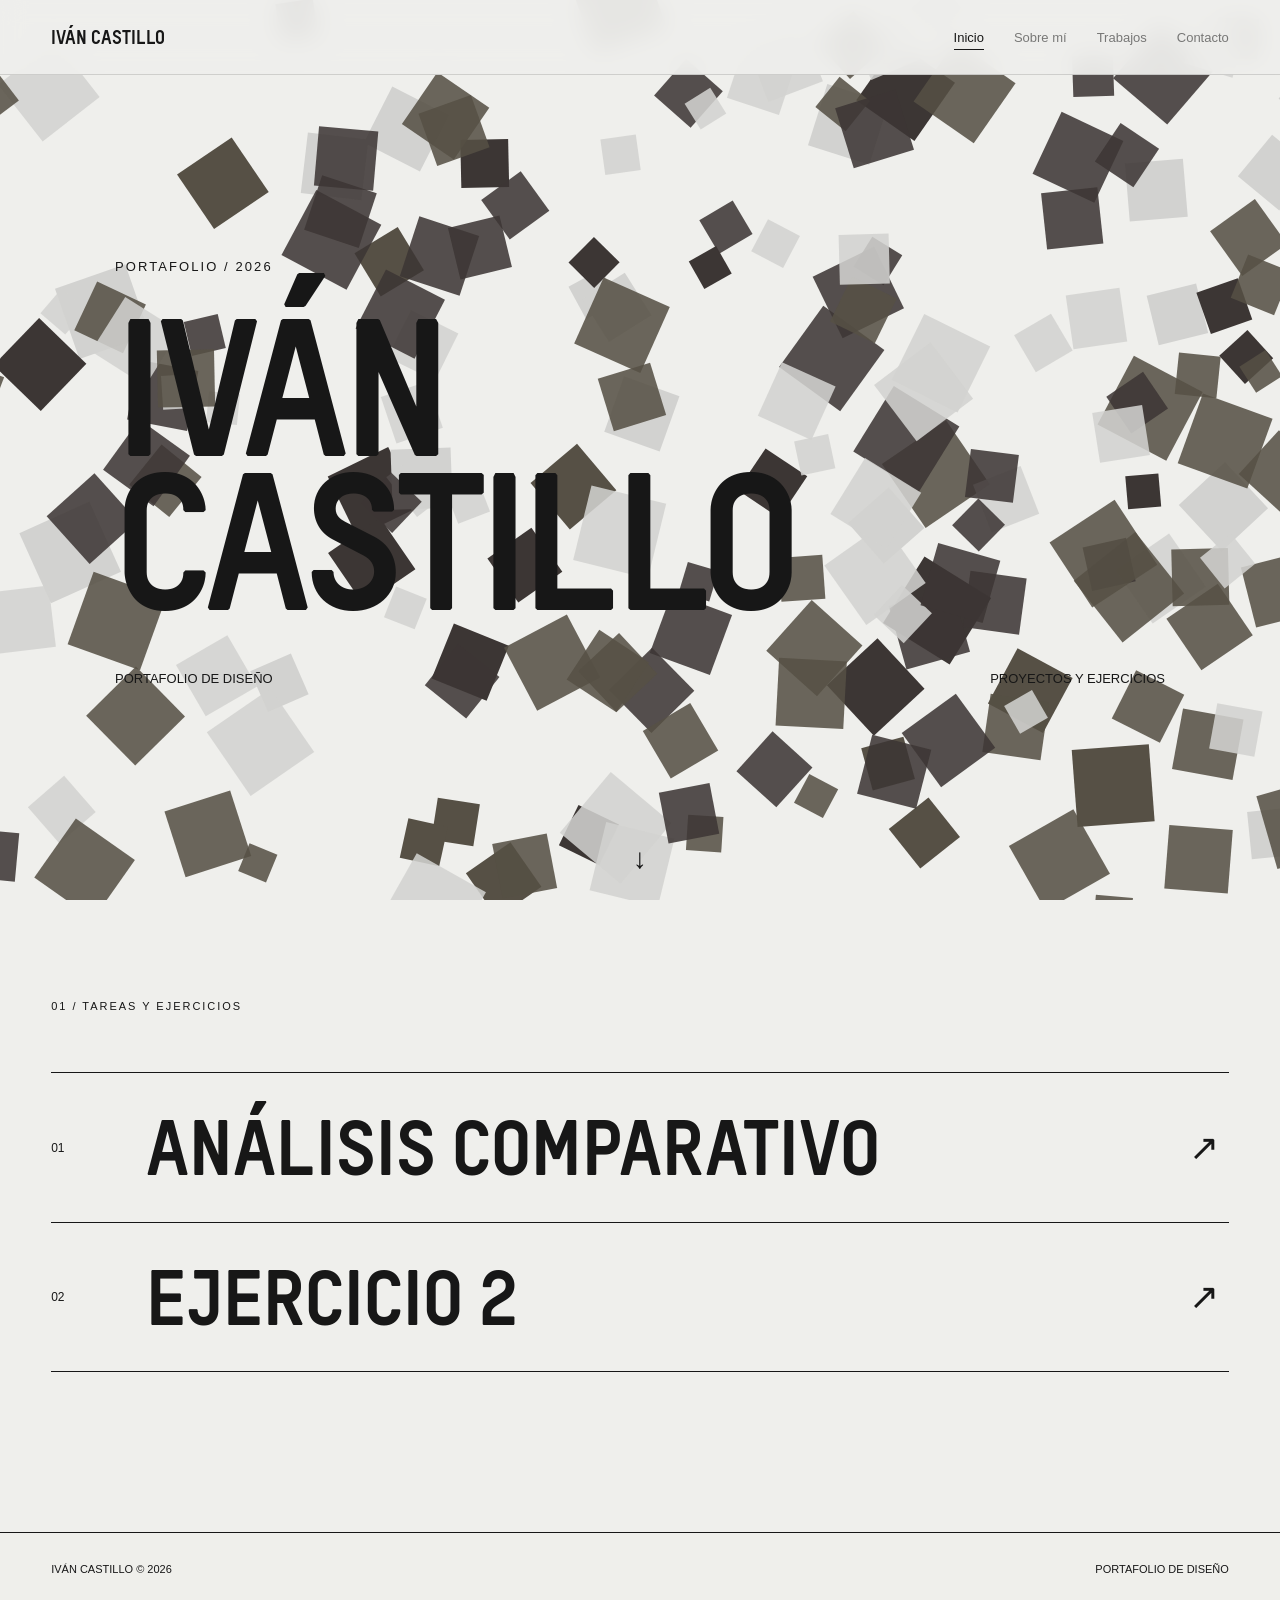
<file: index.html>
<!DOCTYPE html>
<html lang="es">
<head>
  <meta charset="UTF-8">
  <meta name="viewport" content="width=device-width, initial-scale=1.0">
  <title>Portafolio — Iván Castillo</title>
  <link rel="stylesheet" href="style.css">
</head>

<body class="pagina-inicio">

  <!-- FONDO DE CUADRADOS -->
  <div id="canvas-container" aria-hidden="true"></div>

  <!-- BARRA SUPERIOR -->
  <nav class="nav">
    <a href="index.html" class="logo">IVÁN CASTILLO</a>

    <div class="nav-links">
      <a href="index.html" class="active">Inicio</a>
      <a href="sobre-mi.html">Sobre mí</a>
      <a href="trabajos.html">Trabajos</a>
      <a href="contacto.html">Contacto</a>
    </div>
  </nav>

  <!-- PORTADA -->
  <header class="hero">
    <div class="hero-content">

      <p class="hero-label">PORTAFOLIO / 2026</p>

      <h1>IVÁN<br>CASTILLO</h1>

      <div class="hero-info">
        <span>PORTAFOLIO DE DISEÑO</span>
        <span>PROYECTOS Y EJERCICIOS</span>
      </div>

    </div>

    <a href="#tareas"
       class="scroll-indicator"
       aria-label="Ver tareas">↓</a>
  </header>

  <!-- TAREAS -->
  <main>
    <section class="home-menu" id="tareas">

      <p class="section-label">01 / TAREAS Y EJERCICIOS</p>

      <a class="menu-item"
         href="analisis-comparativo.html">
        <span class="menu-number">01</span>
        <span class="menu-title">ANÁLISIS COMPARATIVO</span>
        <span class="menu-arrow">↗</span>
      </a>

      <a class="menu-item"
         href="https://gatocorbata.github.io/ejercicio2ivancastillo/"
         target="_blank"
         rel="noopener noreferrer">
        <span class="menu-number">02</span>
        <span class="menu-title">EJERCICIO 2</span>
        <span class="menu-arrow">↗</span>
      </a>

    </section>
  </main>

  <!-- PIE DE PÁGINA -->
  <footer>
    <p>IVÁN CASTILLO © 2026</p>
    <p>PORTAFOLIO DE DISEÑO</p>
  </footer>

  <!-- ANIMACIÓN -->
  <script src="index.js"></script>

</body>
</html>
</file>
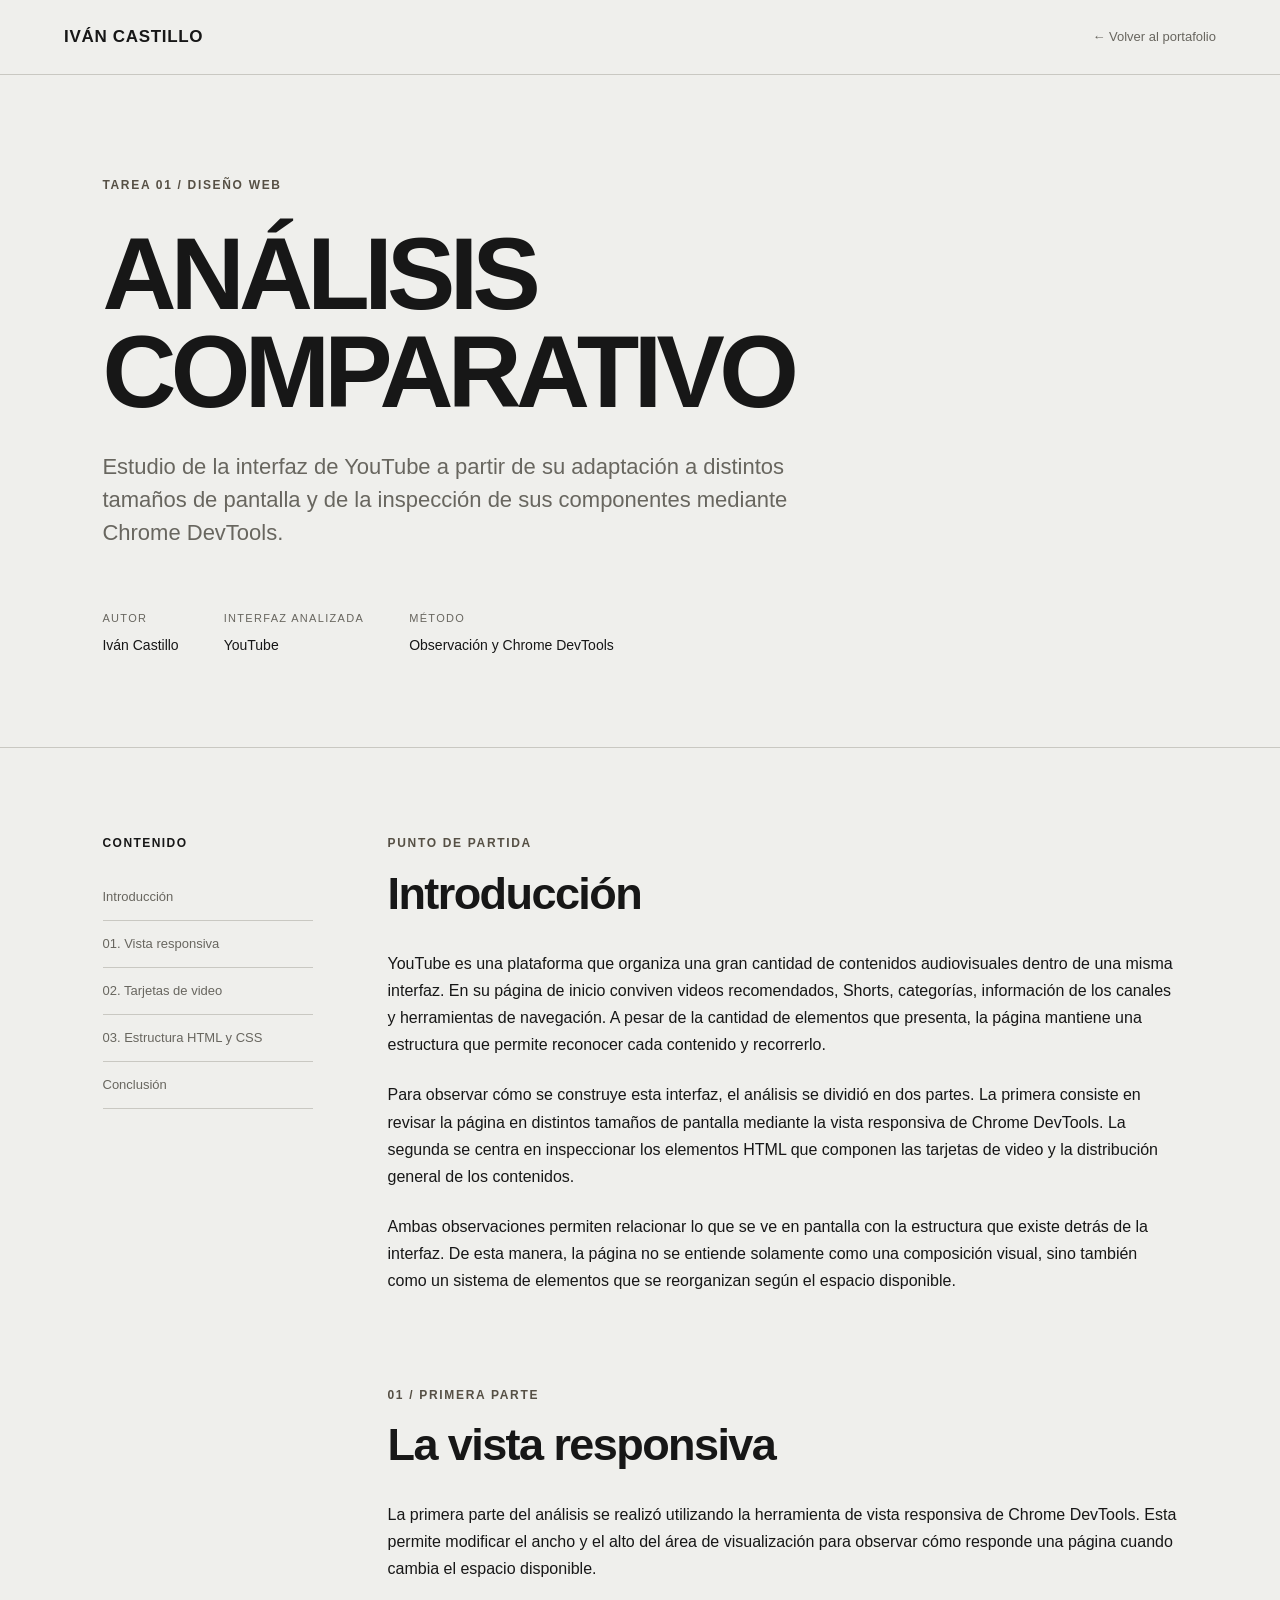
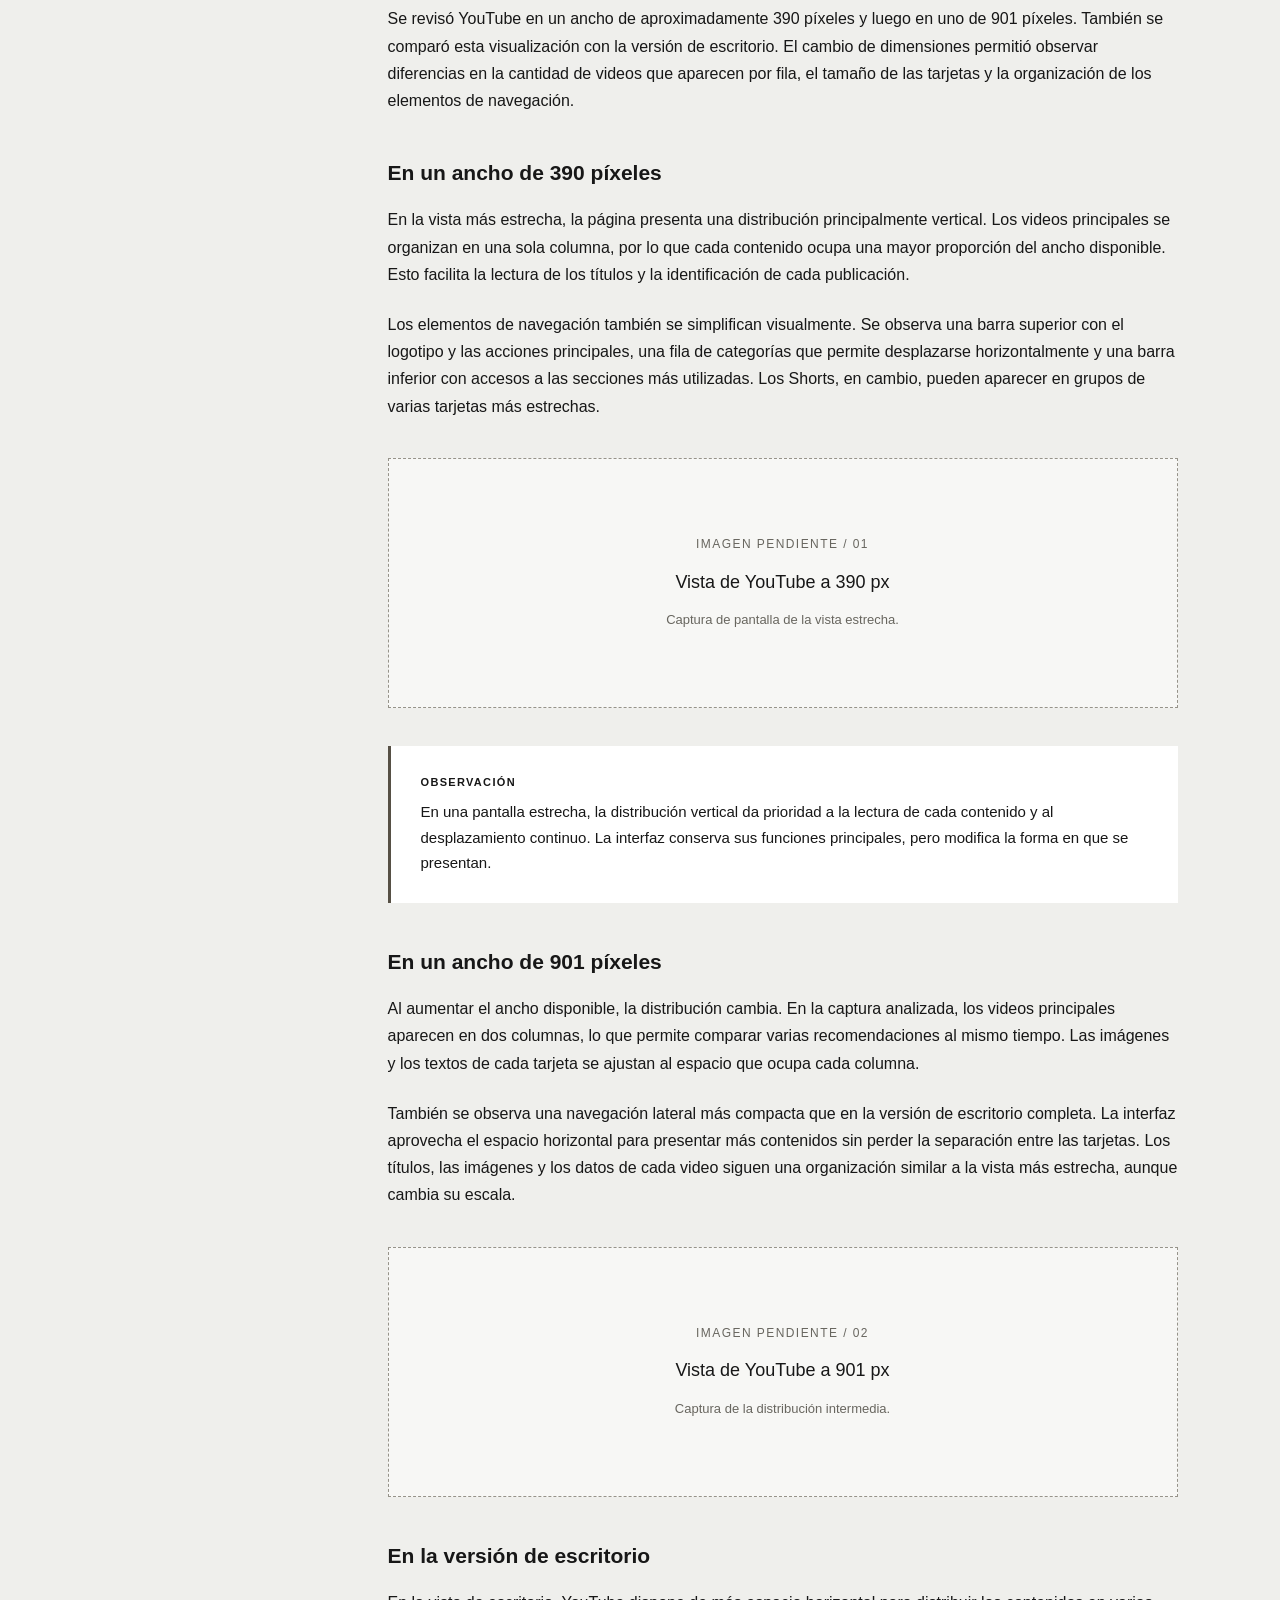
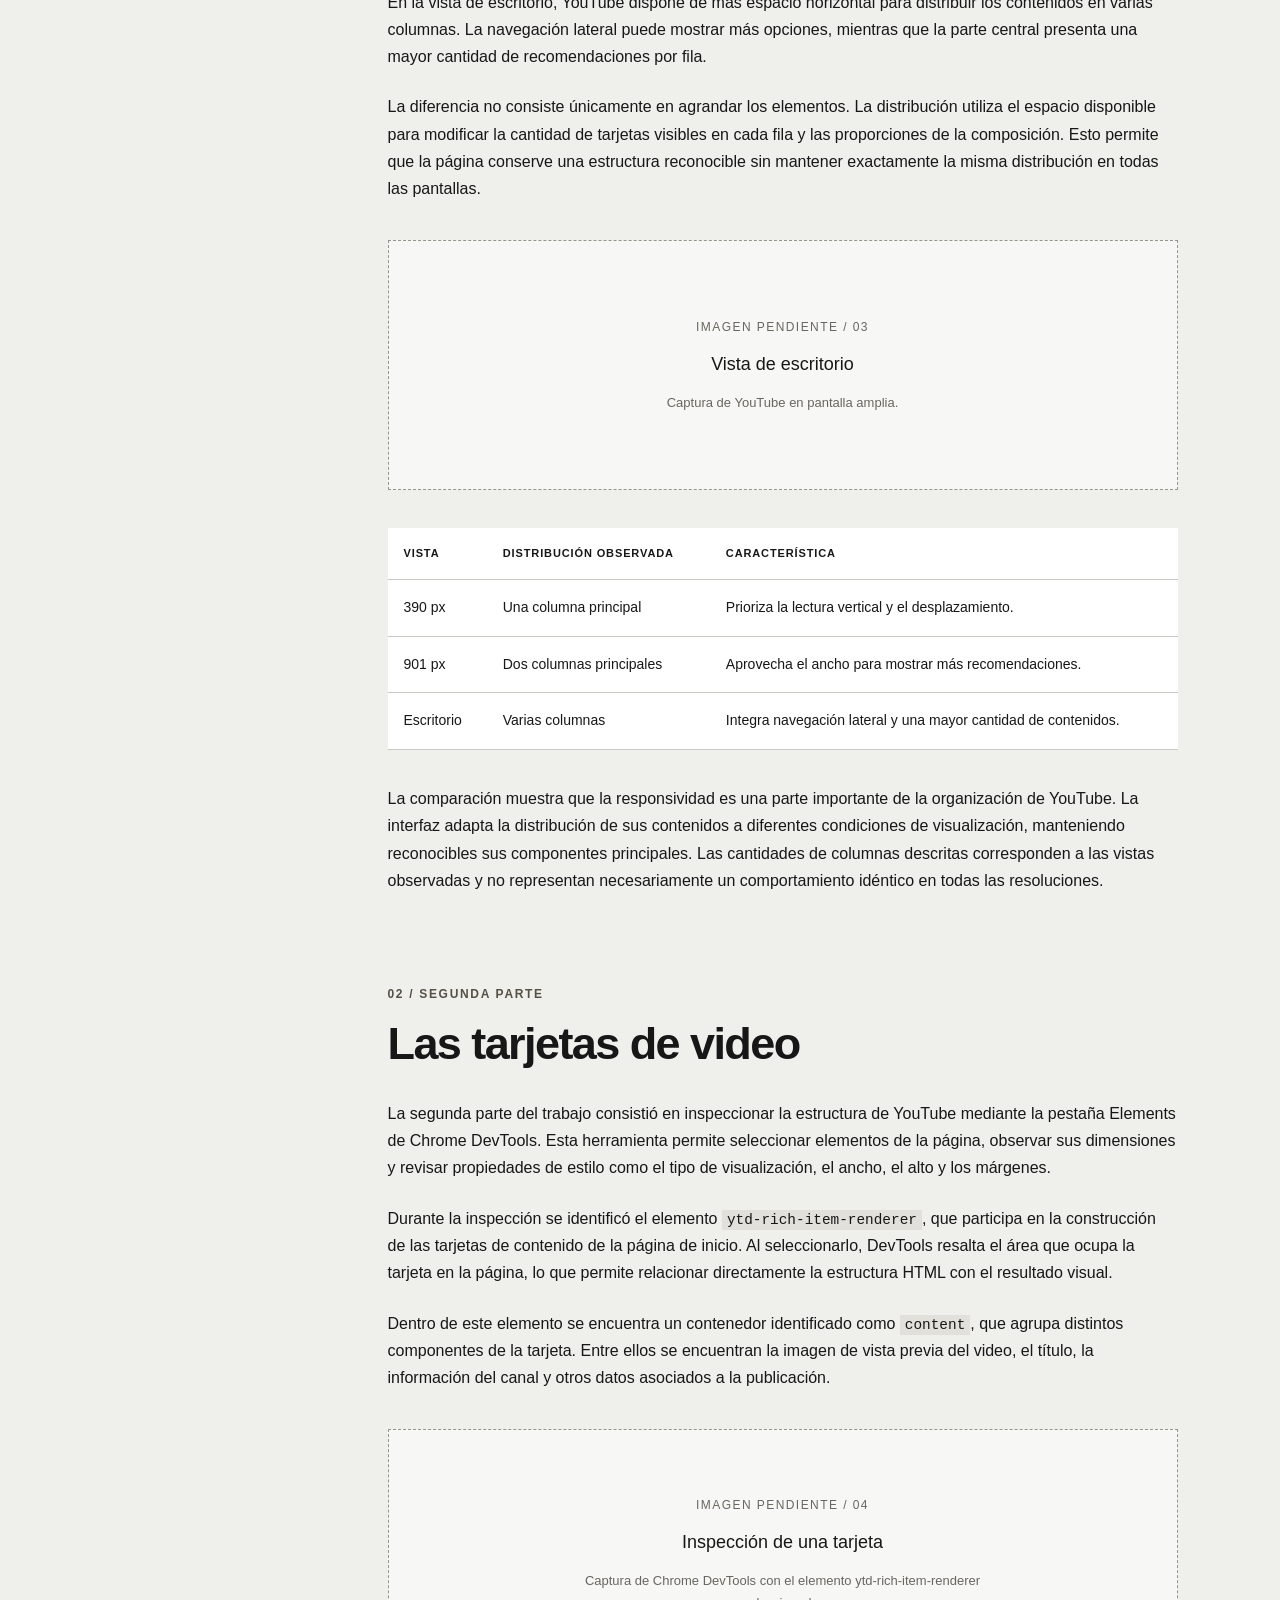
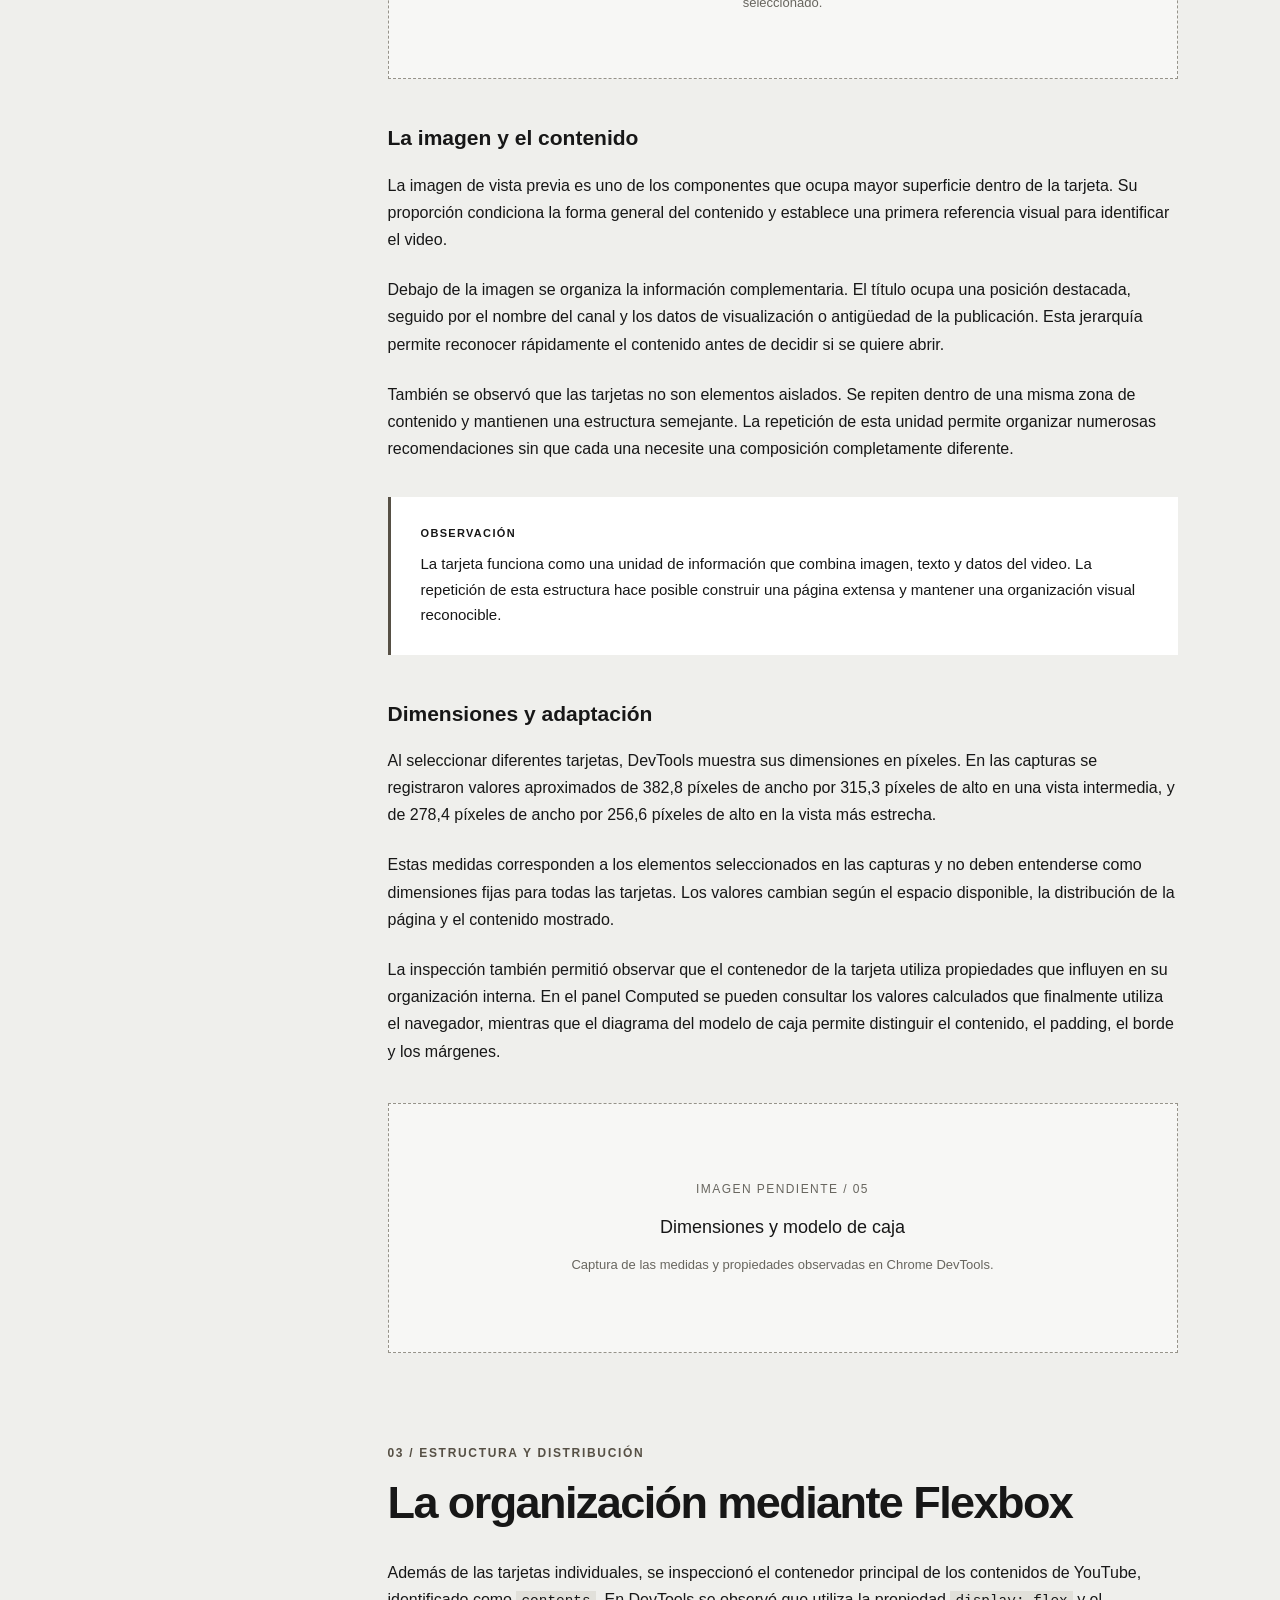
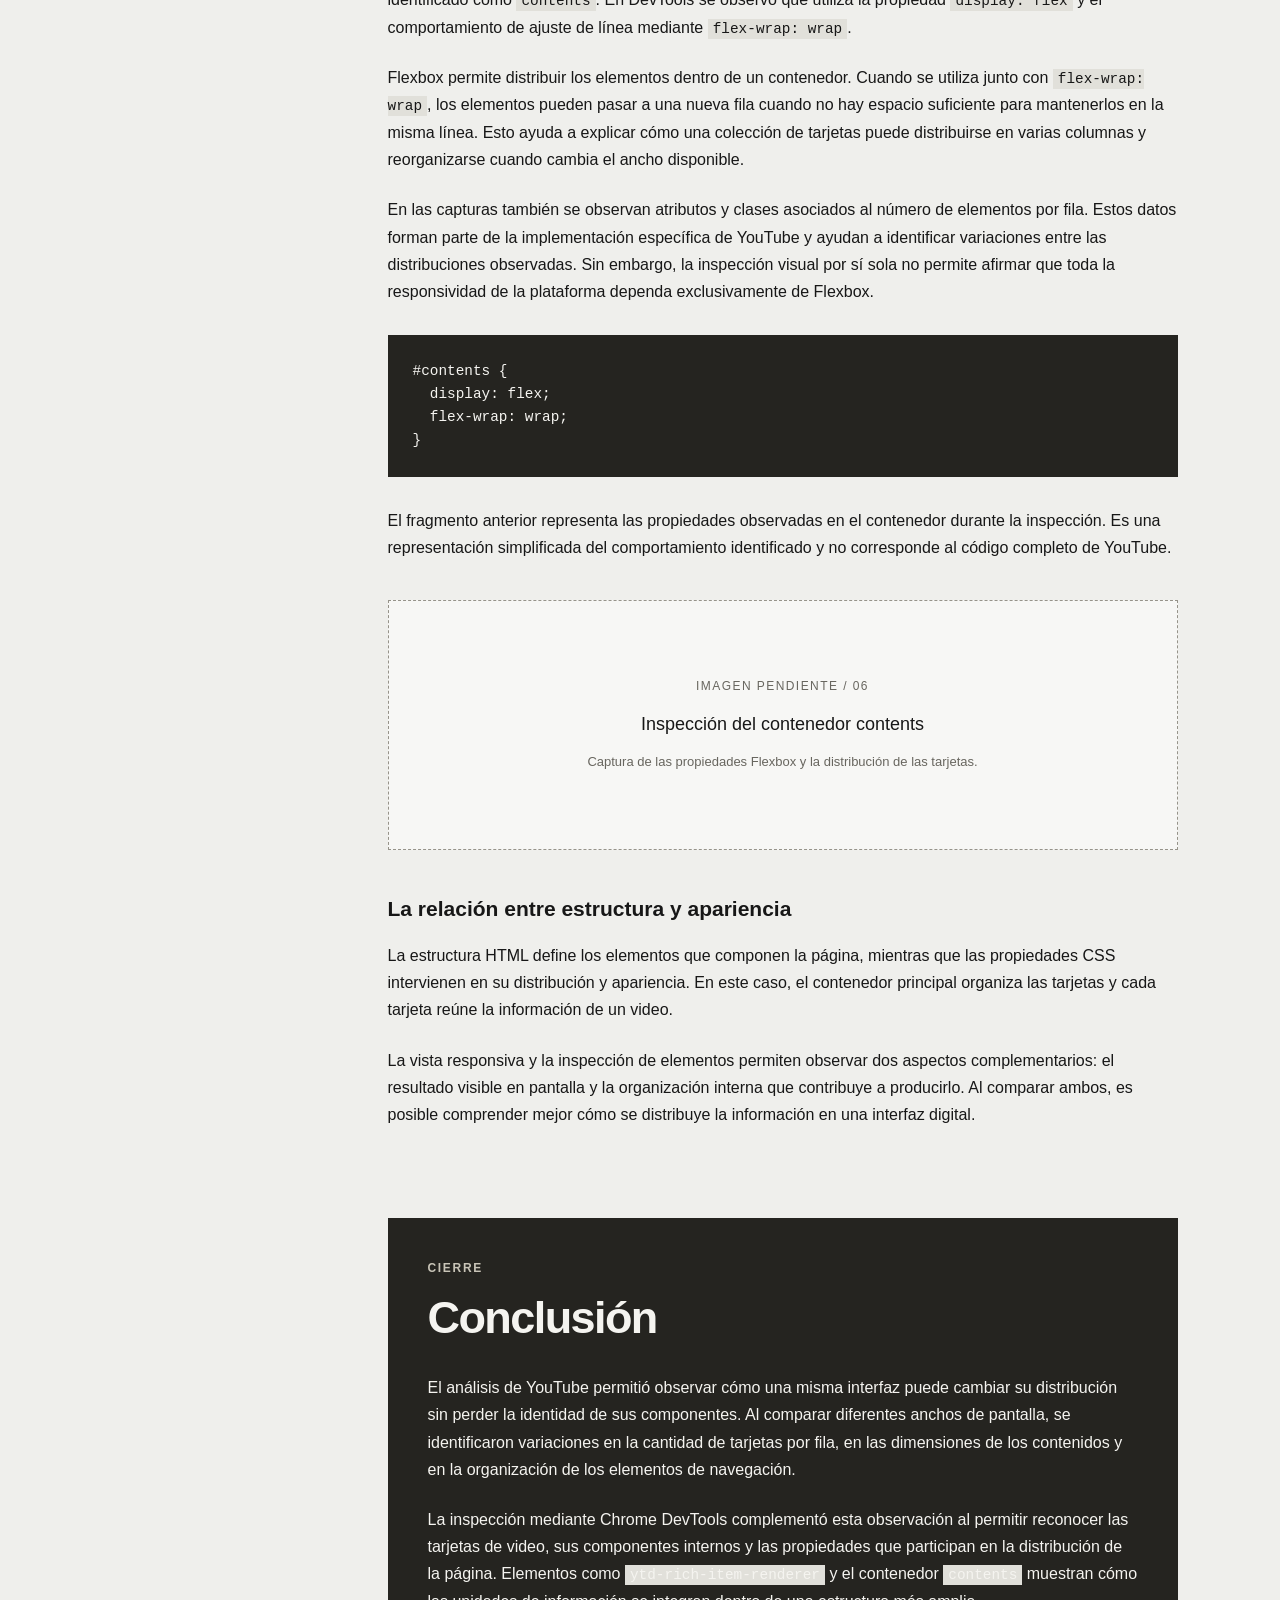
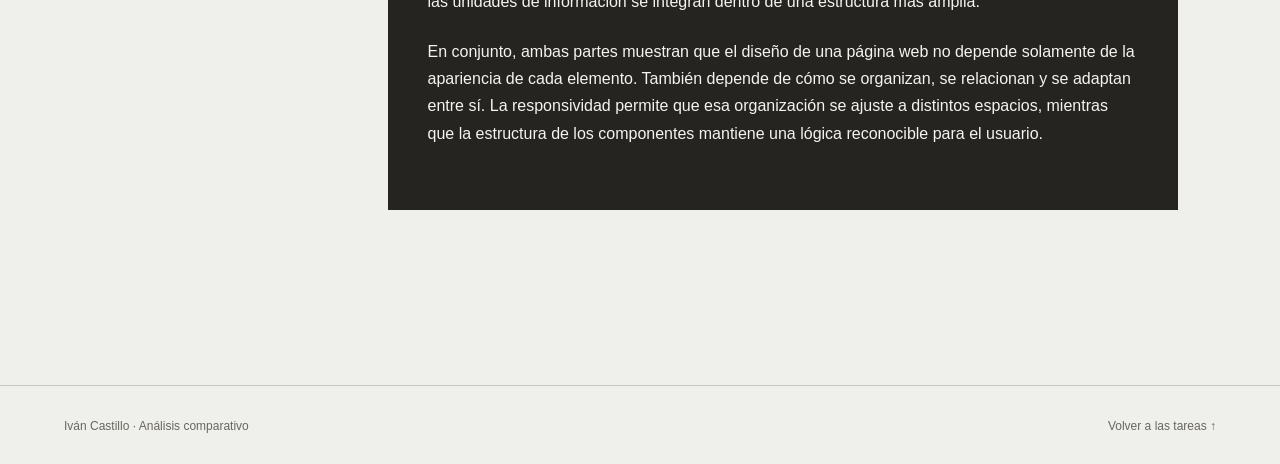
<file: analisis-comparativo.html>
<!DOCTYPE html>
<html lang="es">
<head>
  <meta charset="UTF-8">
  <meta name="viewport" content="width=device-width, initial-scale=1.0">
  <title>Análisis comparativo — Iván Castillo</title>

  <style>
    :root {
      --fondo: #efefec;
      --texto: #171717;
      --secundario: #68665f;
      --linea: #c9c8c2;
      --acento: #565045;
    }

    * {
      box-sizing: border-box;
    }

    html {
      scroll-behavior: smooth;
    }

    body {
      margin: 0;
      background: var(--fondo);
      color: var(--texto);
      font-family: Arial, Helvetica, sans-serif;
      line-height: 1.7;
    }

    a {
      color: inherit;
      text-decoration: none;
    }

    .barra-superior {
      position: sticky;
      top: 0;
      z-index: 10;
      min-height: 75px;
      display: flex;
      align-items: center;
      justify-content: space-between;
      gap: 20px;
      padding: 18px 5%;
      background: rgba(239, 239, 236, 0.96);
      border-bottom: 1px solid var(--linea);
      backdrop-filter: blur(10px);
    }

    .identidad {
      font-weight: bold;
      font-size: 17px;
      letter-spacing: 0.04em;
    }

    .volver {
      font-size: 13px;
      color: var(--secundario);
    }

    .volver:hover {
      color: var(--texto);
      text-decoration: underline;
    }

    .portada {
      padding: 100px 8% 90px;
      border-bottom: 1px solid var(--linea);
    }

    .etiqueta,
    .numero {
      display: block;
      font-size: 12px;
      letter-spacing: 0.14em;
      text-transform: uppercase;
      color: var(--acento);
      font-weight: bold;
    }

    h1 {
      max-width: 1000px;
      margin: 30px 0;
      font-size: clamp(48px, 8vw, 115px);
      line-height: 0.95;
      letter-spacing: -0.055em;
    }

    .bajada {
      max-width: 730px;
      font-size: clamp(17px, 2vw, 22px);
      color: var(--secundario);
      line-height: 1.5;
    }

    .datos {
      display: flex;
      flex-wrap: wrap;
      gap: 45px;
      margin-top: 60px;
    }

    .dato span {
      display: block;
      font-size: 11px;
      text-transform: uppercase;
      letter-spacing: 0.12em;
      color: var(--secundario);
    }

    .dato strong {
      display: block;
      margin-top: 6px;
      font-size: 14px;
      font-weight: normal;
    }

    .contenido {
      display: grid;
      grid-template-columns: 210px minmax(0, 790px);
      justify-content: center;
      gap: 75px;
      padding: 85px 6%;
    }

    .indice {
      position: sticky;
      top: 110px;
      align-self: start;
    }

    .indice h2 {
      margin: 0 0 20px;
      font-size: 12px;
      letter-spacing: 0.12em;
      text-transform: uppercase;
    }

    .indice a {
      display: block;
      padding: 12px 0;
      border-bottom: 1px solid var(--linea);
      color: var(--secundario);
      font-size: 13px;
    }

    .indice a:hover {
      color: var(--texto);
    }

    article {
      min-width: 0;
    }

    .seccion {
      margin-bottom: 90px;
      scroll-margin-top: 110px;
    }

    .numero {
      margin-bottom: 14px;
    }

    article h2 {
      margin: 0 0 30px;
      font-size: clamp(30px, 4vw, 45px);
      line-height: 1.15;
      letter-spacing: -0.035em;
    }

    article h3 {
      margin: 45px 0 20px;
      font-size: 21px;
      line-height: 1.3;
    }

    article p {
      margin: 0 0 23px;
      font-size: 16px;
    }

    .observacion {
      margin: 35px 0;
      padding: 27px 30px;
      background: #fff;
      border-left: 3px solid var(--acento);
    }

    .observacion strong {
      display: block;
      margin-bottom: 8px;
      font-size: 11px;
      letter-spacing: 0.12em;
      text-transform: uppercase;
    }

    .observacion p {
      margin: 0;
      font-size: 15px;
    }

    .tabla-contenedor {
      width: 100%;
      margin: 35px 0;
      overflow-x: auto;
    }

    table {
      width: 100%;
      border-collapse: collapse;
      background: #fff;
      font-size: 14px;
    }

    th, td {
      padding: 16px;
      text-align: left;
      vertical-align: top;
      border-bottom: 1px solid var(--linea);
    }

    th {
      font-size: 11px;
      letter-spacing: 0.08em;
      text-transform: uppercase;
    }

    code {
      padding: 2px 5px;
      background: #e1e0da;
      font-family: Consolas, monospace;
      font-size: 0.9em;
      overflow-wrap: anywhere;
    }

    pre {
      margin: 30px 0;
      padding: 25px;
      background: #252420;
      color: #f5f4f0;
      overflow-x: auto;
      line-height: 1.6;
    }

    pre code {
      padding: 0;
      background: none;
      color: inherit;
    }

    .imagen-pendiente {
      margin: 38px 0;
      min-height: 250px;
      padding: 30px;
      display: flex;
      flex-direction: column;
      align-items: center;
      justify-content: center;
      gap: 12px;
      text-align: center;
      border: 1px dashed #96938a;
      background: rgba(255, 255, 255, 0.45);
    }

    .imagen-pendiente span {
      font-size: 12px;
      letter-spacing: 0.12em;
      text-transform: uppercase;
      color: var(--secundario);
    }

    .imagen-pendiente strong {
      font-size: 18px;
      font-weight: normal;
    }

    .imagen-pendiente small {
      max-width: 450px;
      font-size: 13px;
      color: var(--secundario);
    }

    .cierre {
      padding: 40px;
      background: #252420;
      color: #f5f4f0;
    }

    .cierre .numero {
      color: #c8c4b7;
    }

    footer {
      display: flex;
      justify-content: space-between;
      gap: 25px;
      padding: 30px 5%;
      border-top: 1px solid var(--linea);
      font-size: 12px;
      color: var(--secundario);
    }

    @media (max-width: 850px) {
      .contenido {
        grid-template-columns: 1fr;
        gap: 45px;
        padding: 60px 7%;
      }

      .indice {
        position: static;
      }

      .indice a {
        display: inline-block;
        margin-right: 16px;
      }

      .portada {
        padding: 75px 7%;
      }
    }

    @media (max-width: 480px) {
      .barra-superior {
        padding: 18px 5%;
      }

      .identidad {
        font-size: 13px;
      }

      .volver {
        font-size: 12px;
      }

      .portada {
        padding: 65px 6%;
      }

      .contenido {
        padding: 50px 6%;
      }

      .datos {
        gap: 25px;
      }

      .observacion,
      .cierre {
        padding: 24px;
      }

      footer {
        flex-direction: column;
      }
    }
  </style>
</head>

<body>

  <!-- BARRA SUPERIOR -->
  <header class="barra-superior">
    <a class="identidad" href="index.html">
      IVÁN CASTILLO
    </a>

    <a class="volver" href="index.html#tareas">
      ← Volver al portafolio
    </a>
  </header>

  <!-- PORTADA -->
  <section class="portada">

    <span class="etiqueta">
      TAREA 01 / DISEÑO WEB
    </span>

    <h1>
      ANÁLISIS<br>
      COMPARATIVO
    </h1>

    <p class="bajada">
      Estudio de la interfaz de YouTube a partir
      de su adaptación a distintos tamaños de pantalla
      y de la inspección de sus componentes mediante
      Chrome DevTools.
    </p>

    <div class="datos">

      <div class="dato">
        <span>Autor</span>
        <strong>Iván Castillo</strong>
      </div>

      <div class="dato">
        <span>Interfaz analizada</span>
        <strong>YouTube</strong>
      </div>

      <div class="dato">
        <span>Método</span>
        <strong>Observación y Chrome DevTools</strong>
      </div>

    </div>
  </section>

  <!-- CONTENIDO -->
  <main class="contenido">

    <nav class="indice" aria-label="Índice del análisis">
      <h2>Contenido</h2>

      <a href="#introduccion">Introducción</a>
      <a href="#responsividad">01. Vista responsiva</a>
      <a href="#tarjetas">02. Tarjetas de video</a>
      <a href="#estructura">03. Estructura HTML y CSS</a>
      <a href="#conclusion">Conclusión</a>
    </nav>

    <article>

      <!-- INTRODUCCIÓN -->
      <section class="seccion" id="introduccion">

        <span class="numero">PUNTO DE PARTIDA</span>
        <h2>Introducción</h2>

        <p>
          YouTube es una plataforma que organiza una gran
          cantidad de contenidos audiovisuales dentro de
          una misma interfaz. En su página de inicio conviven
          videos recomendados, Shorts, categorías, información
          de los canales y herramientas de navegación.
          A pesar de la cantidad de elementos que presenta,
          la página mantiene una estructura que permite
          reconocer cada contenido y recorrerlo.
        </p>

        <p>
          Para observar cómo se construye esta interfaz,
          el análisis se dividió en dos partes. La primera
          consiste en revisar la página en distintos tamaños
          de pantalla mediante la vista responsiva de Chrome
          DevTools. La segunda se centra en inspeccionar los
          elementos HTML que componen las tarjetas de video
          y la distribución general de los contenidos.
        </p>

        <p>
          Ambas observaciones permiten relacionar lo que
          se ve en pantalla con la estructura que existe
          detrás de la interfaz. De esta manera, la página
          no se entiende solamente como una composición
          visual, sino también como un sistema de elementos
          que se reorganizan según el espacio disponible.
        </p>

      </section>

      <!-- RESPONSIVIDAD -->
      <section class="seccion" id="responsividad">

        <span class="numero">01 / PRIMERA PARTE</span>
        <h2>La vista responsiva</h2>

        <p>
          La primera parte del análisis se realizó utilizando
          la herramienta de vista responsiva de Chrome DevTools.
          Esta permite modificar el ancho y el alto del área
          de visualización para observar cómo responde una
          página cuando cambia el espacio disponible.
        </p>

        <p>
          Se revisó YouTube en un ancho de aproximadamente
          390 píxeles y luego en uno de 901 píxeles. También
          se comparó esta visualización con la versión de
          escritorio. El cambio de dimensiones permitió
          observar diferencias en la cantidad de videos
          que aparecen por fila, el tamaño de las tarjetas
          y la organización de los elementos de navegación.
        </p>

        <h3>En un ancho de 390 píxeles</h3>

        <p>
          En la vista más estrecha, la página presenta una
          distribución principalmente vertical. Los videos
          principales se organizan en una sola columna,
          por lo que cada contenido ocupa una mayor
          proporción del ancho disponible. Esto facilita
          la lectura de los títulos y la identificación
          de cada publicación.
        </p>

        <p>
          Los elementos de navegación también se simplifican
          visualmente. Se observa una barra superior con el
          logotipo y las acciones principales, una fila de
          categorías que permite desplazarse horizontalmente
          y una barra inferior con accesos a las secciones
          más utilizadas. Los Shorts, en cambio, pueden
          aparecer en grupos de varias tarjetas más estrechas.
        </p>

        <div class="imagen-pendiente">
          <span>Imagen pendiente / 01</span>
          <strong>Vista de YouTube a 390 px</strong>
          <small>
            Captura de pantalla de la vista estrecha.
          </small>
        </div>

        <div class="observacion">
          <strong>Observación</strong>
          <p>
            En una pantalla estrecha, la distribución
            vertical da prioridad a la lectura de cada
            contenido y al desplazamiento continuo.
            La interfaz conserva sus funciones principales,
            pero modifica la forma en que se presentan.
          </p>
        </div>

        <h3>En un ancho de 901 píxeles</h3>

        <p>
          Al aumentar el ancho disponible, la distribución
          cambia. En la captura analizada, los videos
          principales aparecen en dos columnas, lo que
          permite comparar varias recomendaciones al mismo
          tiempo. Las imágenes y los textos de cada tarjeta
          se ajustan al espacio que ocupa cada columna.
        </p>

        <p>
          También se observa una navegación lateral más
          compacta que en la versión de escritorio completa.
          La interfaz aprovecha el espacio horizontal para
          presentar más contenidos sin perder la separación
          entre las tarjetas. Los títulos, las imágenes y
          los datos de cada video siguen una organización
          similar a la vista más estrecha, aunque cambia
          su escala.
        </p>

        <div class="imagen-pendiente">
          <span>Imagen pendiente / 02</span>
          <strong>Vista de YouTube a 901 px</strong>
          <small>
            Captura de la distribución intermedia.
          </small>
        </div>

        <h3>En la versión de escritorio</h3>

        <p>
          En la vista de escritorio, YouTube dispone de más
          espacio horizontal para distribuir los contenidos
          en varias columnas. La navegación lateral puede
          mostrar más opciones, mientras que la parte central
          presenta una mayor cantidad de recomendaciones
          por fila.
        </p>

        <p>
          La diferencia no consiste únicamente en agrandar
          los elementos. La distribución utiliza el espacio
          disponible para modificar la cantidad de tarjetas
          visibles en cada fila y las proporciones de la
          composición. Esto permite que la página conserve
          una estructura reconocible sin mantener exactamente
          la misma distribución en todas las pantallas.
        </p>

        <div class="imagen-pendiente">
          <span>Imagen pendiente / 03</span>
          <strong>Vista de escritorio</strong>
          <small>
            Captura de YouTube en pantalla amplia.
          </small>
        </div>

        <div class="tabla-contenedor">
          <table>
            <thead>
              <tr>
                <th>Vista</th>
                <th>Distribución observada</th>
                <th>Característica</th>
              </tr>
            </thead>
            <tbody>
              <tr>
                <td>390 px</td>
                <td>Una columna principal</td>
                <td>
                  Prioriza la lectura vertical
                  y el desplazamiento.
                </td>
              </tr>

              <tr>
                <td>901 px</td>
                <td>Dos columnas principales</td>
                <td>
                  Aprovecha el ancho para mostrar
                  más recomendaciones.
                </td>
              </tr>

              <tr>
                <td>Escritorio</td>
                <td>Varias columnas</td>
                <td>
                  Integra navegación lateral y una
                  mayor cantidad de contenidos.
                </td>
              </tr>
            </tbody>
          </table>
        </div>

        <p>
          La comparación muestra que la responsividad es
          una parte importante de la organización de YouTube.
          La interfaz adapta la distribución de sus contenidos
          a diferentes condiciones de visualización, manteniendo
          reconocibles sus componentes principales. Las
          cantidades de columnas descritas corresponden a las
          vistas observadas y no representan necesariamente
          un comportamiento idéntico en todas las resoluciones.
        </p>

      </section>

      <!-- TARJETAS -->
      <section class="seccion" id="tarjetas">

        <span class="numero">02 / SEGUNDA PARTE</span>
        <h2>Las tarjetas de video</h2>

        <p>
          La segunda parte del trabajo consistió en
          inspeccionar la estructura de YouTube mediante
          la pestaña Elements de Chrome DevTools. Esta
          herramienta permite seleccionar elementos de
          la página, observar sus dimensiones y revisar
          propiedades de estilo como el tipo de visualización,
          el ancho, el alto y los márgenes.
        </p>

        <p>
          Durante la inspección se identificó el elemento
          <code>ytd-rich-item-renderer</code>, que participa
          en la construcción de las tarjetas de contenido
          de la página de inicio. Al seleccionarlo, DevTools
          resalta el área que ocupa la tarjeta en la página,
          lo que permite relacionar directamente la estructura
          HTML con el resultado visual.
        </p>

        <p>
          Dentro de este elemento se encuentra un contenedor
          identificado como <code>content</code>, que agrupa
          distintos componentes de la tarjeta. Entre ellos
          se encuentran la imagen de vista previa del video,
          el título, la información del canal y otros datos
          asociados a la publicación.
        </p>

        <div class="imagen-pendiente">
          <span>Imagen pendiente / 04</span>
          <strong>Inspección de una tarjeta</strong>
          <small>
            Captura de Chrome DevTools con el elemento
            ytd-rich-item-renderer seleccionado.
          </small>
        </div>

        <h3>La imagen y el contenido</h3>

        <p>
          La imagen de vista previa es uno de los componentes
          que ocupa mayor superficie dentro de la tarjeta.
          Su proporción condiciona la forma general del
          contenido y establece una primera referencia
          visual para identificar el video.
        </p>

        <p>
          Debajo de la imagen se organiza la información
          complementaria. El título ocupa una posición
          destacada, seguido por el nombre del canal y
          los datos de visualización o antigüedad de la
          publicación. Esta jerarquía permite reconocer
          rápidamente el contenido antes de decidir si
          se quiere abrir.
        </p>

        <p>
          También se observó que las tarjetas no son
          elementos aislados. Se repiten dentro de una
          misma zona de contenido y mantienen una
          estructura semejante. La repetición de esta
          unidad permite organizar numerosas recomendaciones
          sin que cada una necesite una composición
          completamente diferente.
        </p>

        <div class="observacion">
          <strong>Observación</strong>
          <p>
            La tarjeta funciona como una unidad de
            información que combina imagen, texto y datos
            del video. La repetición de esta estructura
            hace posible construir una página extensa y
            mantener una organización visual reconocible.
          </p>
        </div>

        <h3>Dimensiones y adaptación</h3>

        <p>
          Al seleccionar diferentes tarjetas, DevTools
          muestra sus dimensiones en píxeles. En las
          capturas se registraron valores aproximados
          de 382,8 píxeles de ancho por 315,3 píxeles
          de alto en una vista intermedia, y de 278,4
          píxeles de ancho por 256,6 píxeles de alto
          en la vista más estrecha.
        </p>

        <p>
          Estas medidas corresponden a los elementos
          seleccionados en las capturas y no deben
          entenderse como dimensiones fijas para todas
          las tarjetas. Los valores cambian según el
          espacio disponible, la distribución de la
          página y el contenido mostrado.
        </p>

        <p>
          La inspección también permitió observar que
          el contenedor de la tarjeta utiliza propiedades
          que influyen en su organización interna. En
          el panel Computed se pueden consultar los
          valores calculados que finalmente utiliza el
          navegador, mientras que el diagrama del modelo
          de caja permite distinguir el contenido, el
          padding, el borde y los márgenes.
        </p>

        <div class="imagen-pendiente">
          <span>Imagen pendiente / 05</span>
          <strong>Dimensiones y modelo de caja</strong>
          <small>
            Captura de las medidas y propiedades
            observadas en Chrome DevTools.
          </small>
        </div>

      </section>

      <!-- ESTRUCTURA -->
      <section class="seccion" id="estructura">

        <span class="numero">
          03 / ESTRUCTURA Y DISTRIBUCIÓN
        </span>

        <h2>La organización mediante Flexbox</h2>

        <p>
          Además de las tarjetas individuales, se
          inspeccionó el contenedor principal de los
          contenidos de YouTube, identificado como
          <code>contents</code>. En DevTools se observó
          que utiliza la propiedad <code>display: flex</code>
          y el comportamiento de ajuste de línea mediante
          <code>flex-wrap: wrap</code>.
        </p>

        <p>
          Flexbox permite distribuir los elementos dentro
          de un contenedor. Cuando se utiliza junto con
          <code>flex-wrap: wrap</code>, los elementos pueden
          pasar a una nueva fila cuando no hay espacio
          suficiente para mantenerlos en la misma línea.
          Esto ayuda a explicar cómo una colección de
          tarjetas puede distribuirse en varias columnas
          y reorganizarse cuando cambia el ancho disponible.
        </p>

        <p>
          En las capturas también se observan atributos
          y clases asociados al número de elementos por
          fila. Estos datos forman parte de la implementación
          específica de YouTube y ayudan a identificar
          variaciones entre las distribuciones observadas.
          Sin embargo, la inspección visual por sí sola
          no permite afirmar que toda la responsividad
          de la plataforma dependa exclusivamente de Flexbox.
        </p>

        <pre><code>#contents {
  display: flex;
  flex-wrap: wrap;
}</code></pre>

        <p>
          El fragmento anterior representa las propiedades
          observadas en el contenedor durante la inspección.
          Es una representación simplificada del comportamiento
          identificado y no corresponde al código completo
          de YouTube.
        </p>

        <div class="imagen-pendiente">
          <span>Imagen pendiente / 06</span>
          <strong>Inspección del contenedor contents</strong>
          <small>
            Captura de las propiedades Flexbox
            y la distribución de las tarjetas.
          </small>
        </div>

        <h3>La relación entre estructura y apariencia</h3>

        <p>
          La estructura HTML define los elementos que
          componen la página, mientras que las propiedades
          CSS intervienen en su distribución y apariencia.
          En este caso, el contenedor principal organiza
          las tarjetas y cada tarjeta reúne la información
          de un video.
        </p>

        <p>
          La vista responsiva y la inspección de elementos
          permiten observar dos aspectos complementarios:
          el resultado visible en pantalla y la organización
          interna que contribuye a producirlo. Al comparar
          ambos, es posible comprender mejor cómo se
          distribuye la información en una interfaz digital.
        </p>

      </section>

      <!-- CONCLUSIÓN -->
      <section class="seccion cierre" id="conclusion">

        <span class="numero">CIERRE</span>
        <h2>Conclusión</h2>

        <p>
          El análisis de YouTube permitió observar cómo
          una misma interfaz puede cambiar su distribución
          sin perder la identidad de sus componentes.
          Al comparar diferentes anchos de pantalla,
          se identificaron variaciones en la cantidad
          de tarjetas por fila, en las dimensiones de
          los contenidos y en la organización de los
          elementos de navegación.
        </p>

        <p>
          La inspección mediante Chrome DevTools
          complementó esta observación al permitir
          reconocer las tarjetas de video, sus
          componentes internos y las propiedades que
          participan en la distribución de la página.
          Elementos como <code>ytd-rich-item-renderer</code>
          y el contenedor <code>contents</code> muestran
          cómo las unidades de información se integran
          dentro de una estructura más amplia.
        </p>

        <p>
          En conjunto, ambas partes muestran que el diseño
          de una página web no depende solamente de la
          apariencia de cada elemento. También depende
          de cómo se organizan, se relacionan y se adaptan
          entre sí. La responsividad permite que esa
          organización se ajuste a distintos espacios,
          mientras que la estructura de los componentes
          mantiene una lógica reconocible para el usuario.
        </p>

      </section>

    </article>
  </main>

  <!-- PIE DE PÁGINA -->
  <footer>
    <span>Iván Castillo · Análisis comparativo</span>

    <a href="index.html#tareas">
      Volver a las tareas ↑
    </a>
  </footer>

</body>
</html>
</file>
<file: style.css>
/* =========================================
   TIPOGRAFÍA
========================================= */

@font-face {
  font-family: "YEEZY";
  src: url("assets/yeezy_tstar-bold-webfont.ttf")
       format("truetype");
  font-display: swap;
}

/* =========================================
   CONFIGURACIÓN GENERAL
========================================= */

* {
  box-sizing: border-box;
}

html {
  scroll-behavior: smooth;
}

body {
  margin: 0;
  padding: 0;
  background: #efefec;
  color: #171717;
  font-family: Arial, Helvetica, sans-serif;
  overflow-x: hidden;
}

a {
  color: inherit;
}

/* =========================================
   FONDO GENERATIVO
========================================= */

#canvas-container {
  position: fixed;
  inset: 0;
  width: 100vw;
  height: 100vh;
  z-index: 0;
  pointer-events: none;
  overflow: hidden;
}

#canvas-container canvas {
  display: block;
  width: 100%;
  height: 100%;
}

/* =========================================
   BARRA SUPERIOR
========================================= */

.nav {
  position: fixed;
  top: 0;
  left: 0;
  width: 100%;
  min-height: 75px;
  padding: 20px 4vw;
  display: flex;
  align-items: center;
  justify-content: space-between;
  gap: 25px;
  background: rgba(239, 239, 236, 0.94);
  border-bottom: 1px solid rgba(23, 23, 23, 0.15);
  backdrop-filter: blur(12px);
  z-index: 100;
}

.nav a {
  text-decoration: none;
}

.logo {
  font-family: "YEEZY", Arial, sans-serif;
  font-size: 19px;
  white-space: nowrap;
}

.nav-links {
  display: flex;
  align-items: center;
  flex-wrap: wrap;
  gap: 30px;
  font-size: 13px;
}

.nav-links a {
  position: relative;
  padding: 5px 0;
  opacity: 0.55;
  transition: opacity 0.2s ease;
}

.nav-links a:hover,
.nav-links a.active {
  opacity: 1;
}

.nav-links a.active::after {
  content: "";
  position: absolute;
  left: 0;
  bottom: 0;
  width: 100%;
  height: 1px;
  background: #171717;
}

/* =========================================
   PORTADA
========================================= */

.hero {
  position: relative;
  z-index: 1;
  min-height: 100vh;
  display: flex;
  align-items: center;
  justify-content: center;
  padding: 145px 5vw 100px;
  background: transparent;
}

.hero-content {
  width: min(1050px, 90vw);
}

.hero-label {
  margin: 0 0 35px;
  font-size: 13px;
  letter-spacing: 0.16em;
}

.hero h1 {
  margin: 0;
  font-family: "YEEZY", Arial, sans-serif;
  font-size: clamp(85px, 15vw, 220px);
  font-weight: normal;
  line-height: 0.8;
  letter-spacing: -0.035em;
}

.hero-info {
  margin-top: 55px;
  display: flex;
  justify-content: space-between;
  gap: 25px;
  font-size: 13px;
}

.scroll-indicator {
  position: absolute;
  bottom: 25px;
  left: 50%;
  transform: translateX(-50%);
  font-size: 28px;
  text-decoration: none;
}

/* =========================================
   TAREAS
========================================= */

main {
  position: relative;
  z-index: 1;
}

.home-menu {
  padding: 100px 4vw 160px;
  background: transparent;
  scroll-margin-top: 75px;
}

.section-label {
  margin: 0 0 60px;
  font-size: 11px;
  letter-spacing: 0.18em;
}

.menu-item {
  display: grid;
  grid-template-columns: 80px minmax(0, 1fr) auto;
  align-items: center;
  gap: 15px;
  min-height: 150px;
  border-top: 1px solid #171717;
  text-decoration: none;
  color: #171717;
  transition:
    padding-left 0.25s ease,
    background 0.25s ease;
}

.menu-item:last-child {
  border-bottom: 1px solid #171717;
}

.menu-item:hover {
  padding-left: 20px;
  background: rgba(239, 239, 236, 0.75);
}

.menu-number {
  font-size: 12px;
}

.menu-title {
  font-family: "YEEZY", Arial, sans-serif;
  font-size: clamp(35px, 6vw, 90px);
  line-height: 1;
  overflow-wrap: anywhere;
}

.menu-arrow {
  padding-right: 10px;
  font-size: 36px;
}

/* =========================================
   PÁGINAS INTERIORES
========================================= */

.pagina-interior {
  min-height: 100vh;
}

.interior {
  position: relative;
  z-index: 1;
  width: 92%;
  max-width: 1400px;
  margin: 0 auto;
  padding-top: 150px;
}

.pagina-numero {
  margin: 0 0 20px;
  font-size: 13px;
  letter-spacing: 0.12em;
}

.titulo-pagina {
  margin: 0 0 110px;
  font-family: "YEEZY", Arial, sans-serif;
  font-size: clamp(80px, 13vw, 190px);
  font-weight: normal;
  line-height: 0.85;
}

/* =========================================
   SOBRE MÍ
========================================= */

.sobre-grid {
  display: grid;
  grid-template-columns: 1fr 2fr;
  gap: 80px;
  margin-bottom: 130px;
}

.sobre-titulo {
  font-size: 13px;
  line-height: 1.6;
  text-transform: uppercase;
}

.sobre-titulo p {
  margin: 0 0 12px;
}

.sobre-texto {
  font-size: clamp(24px, 3vw, 44px);
  line-height: 1.15;
}

.sobre-texto p {
  margin: 0 0 35px;
}

/* =========================================
   DATOS
========================================= */

.datos {
  display: grid;
  grid-template-columns: repeat(4, 1fr);
  border-top: 1px solid #171717;
  margin-bottom: 140px;
}

.datos div {
  padding: 25px 15px 25px 0;
  border-bottom: 1px solid #171717;
}

.datos span {
  font-size: 10px;
  letter-spacing: 0.14em;
}

.datos p {
  margin: 30px 0 0;
  font-size: 16px;
}

/* =========================================
   TRABAJOS
========================================= */

.lista-proyectos {
  margin-bottom: 140px;
}

.proyecto {
  min-height: 170px;
  display: grid;
  grid-template-columns: 80px 1fr auto;
  align-items: center;
  gap: 15px;
  border-top: 1px solid #171717;
  color: #171717;
  text-decoration: none;
  transition:
    padding-left 0.25s ease,
    background 0.25s ease;
}

.proyecto:last-child {
  border-bottom: 1px solid #171717;
}

.proyecto:hover {
  padding-left: 20px;
  background: rgba(239, 239, 236, 0.75);
}

.proyecto-numero {
  font-size: 12px;
}

.proyecto-info h2 {
  margin: 0;
  font-family: "YEEZY", Arial, sans-serif;
  font-size: clamp(42px, 6vw, 85px);
  font-weight: normal;
}

.proyecto-info p {
  margin: 6px 0 0;
  font-size: 12px;
  text-transform: uppercase;
}

.proyecto-arrow {
  padding-right: 10px;
  font-size: 34px;
}

/* =========================================
   CONTACTO
========================================= */

.contacto-lista {
  margin-bottom: 140px;
}

.contacto-lista a {
  min-height: 150px;
  display: grid;
  grid-template-columns: 180px 1fr auto;
  align-items: center;
  gap: 15px;
  border-top: 1px solid #171717;
  color: #171717;
  text-decoration: none;
  transition:
    padding-left 0.25s ease,
    background 0.25s ease;
}

.contacto-lista a:last-child {
  border-bottom: 1px solid #171717;
}

.contacto-lista a:hover {
  padding-left: 20px;
  background: rgba(239, 239, 236, 0.75);
}

.contacto-tipo {
  font-size: 11px;
  letter-spacing: 0.12em;
}

.contacto-dato {
  font-family: "YEEZY", Arial, sans-serif;
  font-size: clamp(30px, 5vw, 70px);
  overflow-wrap: anywhere;
}

.contacto-arrow {
  padding-right: 10px;
  font-size: 34px;
}

/* =========================================
   SIGUIENTE PÁGINA
========================================= */

.next-page {
  display: flex;
  justify-content: space-between;
  align-items: flex-end;
  gap: 20px;
  padding: 50px 0;
  margin-bottom: 120px;
  border-top: 1px solid #171717;
  color: #171717;
  text-decoration: none;
}

.next-page span {
  font-size: 11px;
  letter-spacing: 0.12em;
}

.next-page strong {
  font-family: "YEEZY", Arial, sans-serif;
  font-size: clamp(40px, 6vw, 85px);
  font-weight: normal;
}

/* =========================================
   PIE DE PÁGINA
========================================= */

footer {
  position: relative;
  z-index: 1;
  display: flex;
  justify-content: space-between;
  gap: 30px;
  padding: 30px 4vw;
  border-top: 1px solid #171717;
  background: rgba(239, 239, 236, 0.9);
  font-size: 11px;
}

footer p {
  margin: 0;
}

footer .ia {
  max-width: 500px;
  text-align: right;
}

/* =========================================
   RESPONSIVE
========================================= */

@media (max-width: 700px) {

  .nav {
    padding: 15px 20px;
    gap: 12px;
  }

  .logo {
    font-size: 14px;
  }

  .nav-links {
    gap: 12px;
    font-size: 11px;
  }

  .hero {
    padding: 150px 20px 90px;
  }

  .hero h1 {
    font-size: clamp(65px, 18vw, 130px);
  }

  .hero-info {
    flex-direction: column;
    gap: 10px;
    margin-top: 35px;
  }

  .home-menu {
    padding: 75px 20px 100px;
  }

  .menu-item {
    min-height: 110px;
    grid-template-columns: 40px minmax(0, 1fr) auto;
  }

  .menu-title {
    font-size: clamp(28px, 7vw, 55px);
  }

  .interior {
    width: calc(100% - 40px);
    padding-top: 150px;
  }

  .titulo-pagina {
    margin-bottom: 70px;
    font-size: clamp(55px, 14vw, 100px);
  }

  .sobre-grid {
    grid-template-columns: 1fr;
    gap: 35px;
  }

  .datos {
    grid-template-columns: 1fr 1fr;
  }

  .proyecto {
    min-height: 120px;
    grid-template-columns: 40px 1fr auto;
  }

  .contacto-lista a {
    min-height: 120px;
    grid-template-columns: 1fr auto;
    gap: 15px;
  }

  .contacto-tipo {
    grid-column: 1 / -1;
  }

  .next-page,
  footer {
    flex-direction: column;
  }

  footer .ia {
    text-align: left;
  }

}

@media (max-width: 420px) {

  .nav {
    flex-direction: column;
    align-items: flex-start;
  }

  .nav-links {
    width: 100%;
    justify-content: space-between;
  }

  .hero {
    padding-top: 170px;
  }

  .interior {
    padding-top: 180px;
  }

}
</file>
